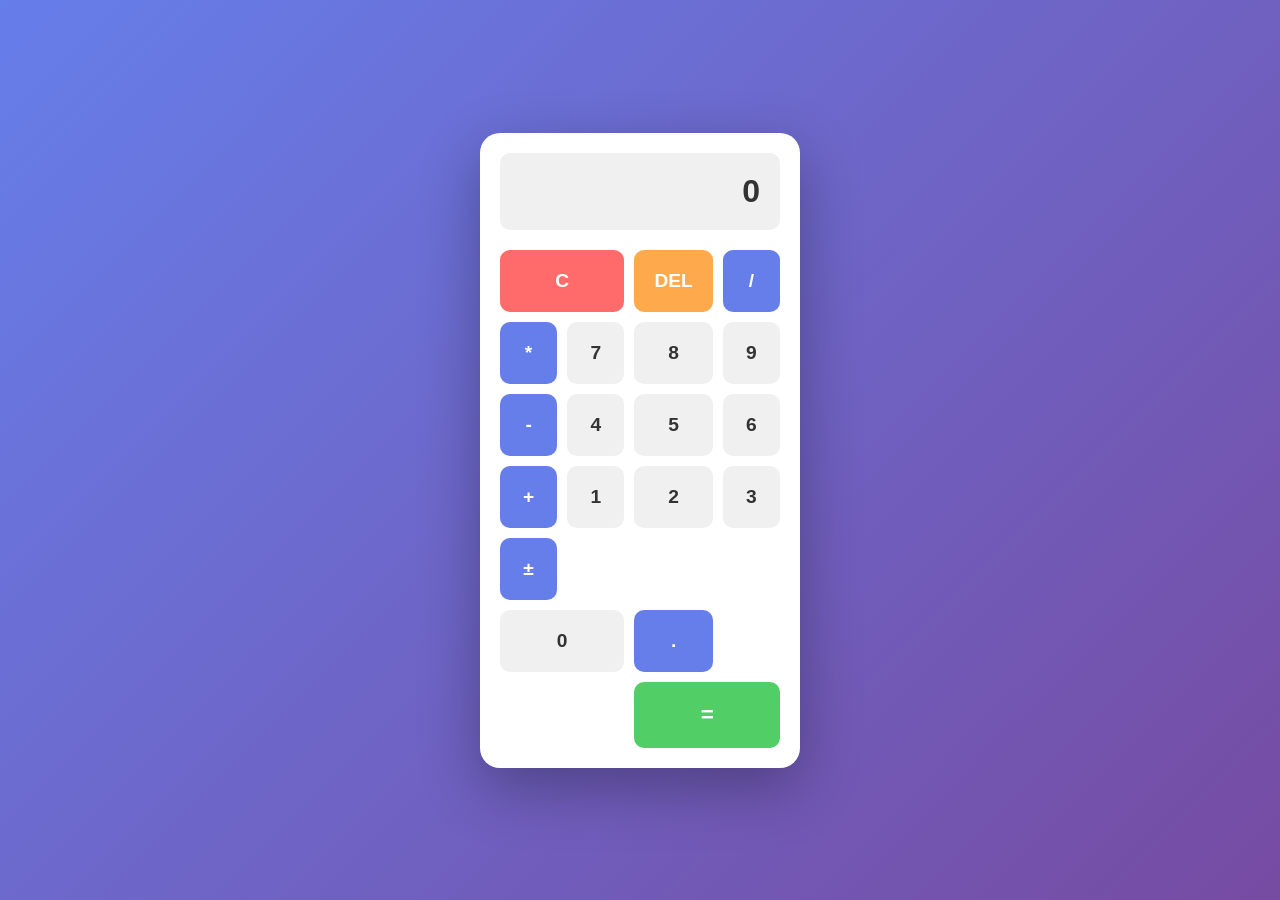
<file: index.html>
<!DOCTYPE html>
<html lang="en">
<head>
    <meta charset="UTF-8">
    <meta name="viewport" content="width=device-width, initial-scale=1.0">
    <title>Simple Calculator</title>
    <link rel="stylesheet" href="style.css">
</head>
<body>
    <div class="calculator">
        <div class="display">
            <input type="text" id="display" readonly>
        </div>
        <div class="buttons">
            <button onclick="clearDisplay()" class="btn clear">C</button>
            <button onclick="deleteLast()" class="btn delete">DEL</button>
            <button onclick="appendOperator('/')" class="btn operator">/</button>
            <button onclick="appendOperator('*')" class="btn operator">*</button>

            <button onclick="appendNumber('7')" class="btn number">7</button>
            <button onclick="appendNumber('8')" class="btn number">8</button>
            <button onclick="appendNumber('9')" class="btn number">9</button>
            <button onclick="appendOperator('-')" class="btn operator">-</button>

            <button onclick="appendNumber('4')" class="btn number">4</button>
            <button onclick="appendNumber('5')" class="btn number">5</button>
            <button onclick="appendNumber('6')" class="btn number">6</button>
            <button onclick="appendOperator('+')" class="btn operator">+</button>

            <button onclick="appendNumber('1')" class="btn number">1</button>
            <button onclick="appendNumber('2')" class="btn number">2</button>
            <button onclick="appendNumber('3')" class="btn number">3</button>
            <button onclick="toggleSign()" class="btn operator">±</button>

            <button onclick="appendNumber('0')" class="btn number zero">0</button>
            <button onclick="appendNumber('.')" class="btn operator">.</button>
            <button onclick="calculate()" class="btn equals">=</button>
        </div>
    </div>

    <script src="script.js"></script>
</body>
</html>
</file>
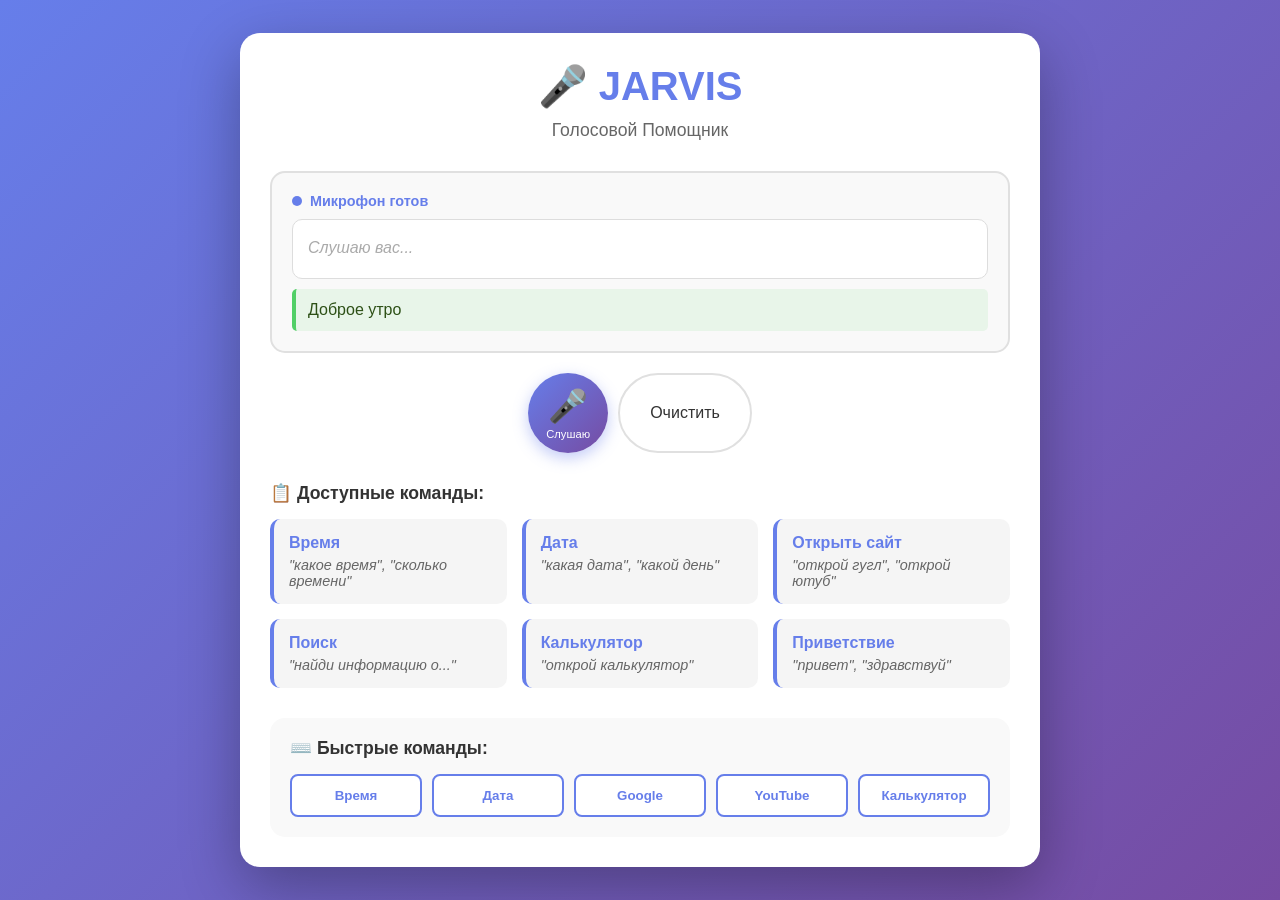
<file: voice-assistant.html>
<!DOCTYPE html>
<html lang="ru">
<head>
    <meta charset="UTF-8">
    <meta name="viewport" content="width=device-width, initial-scale=1.0">
    <title>Голосовой Помощник JARVIS</title>
    <link rel="stylesheet" href="voice-assistant-style.css">
</head>
<body>
    <div class="container">
        <div class="assistant">
            <div class="header">
                <div class="jarvis-animation">
                    <div class="wave wave1"></div>
                    <div class="wave wave2"></div>
                    <div class="wave wave3"></div>
                    <div class="wave wave4"></div>
                </div>
                <h1>🎤 JARVIS</h1>
                <p>Голосовой Помощник</p>
            </div>

            <div class="display-area">
                <div class="status" id="status">Инициализация...</div>
                <div class="transcript" id="transcript">
                    <p class="placeholder">Слушаю вас...</p>
                </div>
                <div class="response" id="response"></div>
            </div>

            <div class="controls">
                <button id="micButton" class="mic-button" onclick="toggleListening()">
                    <span class="mic-icon">🎤</span>
                    <span class="mic-text">Слушаю</span>
                </button>
                <button class="clear-button" onclick="clearDisplay()">Очистить</button>
            </div>

            <div class="commands-section">
                <h3>📋 Доступные команды:</h3>
                <div class="commands-grid">
                    <div class="command-item">
                        <strong>Время</strong>
                        <p>"какое время", "сколько времени"</p>
                    </div>
                    <div class="command-item">
                        <strong>Дата</strong>
                        <p>"какая дата", "какой день"</p>
                    </div>
                    <div class="command-item">
                        <strong>Открыть сайт</strong>
                        <p>"открой гугл", "открой ютуб"</p>
                    </div>
                    <div class="command-item">
                        <strong>Поиск</strong>
                        <p>"найди информацию о..."</p>
                    </div>
                    <div class="command-item">
                        <strong>Калькулятор</strong>
                        <p>"открой калькулятор"</p>
                    </div>
                    <div class="command-item">
                        <strong>Приветствие</strong>
                        <p>"привет", "здравствуй"</p>
                    </div>
                </div>
            </div>

            <div class="shortcuts">
                <h3>⌨️ Быстрые команды:</h3>
                <div class="shortcuts-grid">
                    <button onclick="executeCommand('время')">Время</button>
                    <button onclick="executeCommand('дата')">Дата</button>
                    <button onclick="executeCommand('открой гугл')">Google</button>
                    <button onclick="executeCommand('открой ютуб')">YouTube</button>
                    <button onclick="executeCommand('открой калькулятор')">Калькулятор</button>
                </div>
            </div>
        </div>
    </div>

    <script src="voice-assistant-script.js"></script>
</body>
</html>
</file>
<file: style.css>
* {
    margin: 0;
    padding: 0;
    box-sizing: border-box;
}

body {
    display: flex;
    justify-content: center;
    align-items: center;
    min-height: 100vh;
    background: linear-gradient(135deg, #667eea 0%, #764ba2 100%);
    font-family: 'Segoe UI', Tahoma, Geneva, Verdana, sans-serif;
}

.calculator {
    background: #ffffff;
    border-radius: 20px;
    box-shadow: 0 20px 60px rgba(0, 0, 0, 0.3);
    padding: 20px;
    width: 320px;
}

.display {
    margin-bottom: 20px;
}

#display {
    width: 100%;
    padding: 20px;
    font-size: 2rem;
    text-align: right;
    border: none;
    border-radius: 10px;
    background: #f0f0f0;
    color: #333;
    font-weight: bold;
    word-wrap: break-word;
    word-break: break-all;
}

.buttons {
    display: grid;
    grid-template-columns: repeat(4, 1fr);
    gap: 10px;
}

.btn {
    padding: 20px;
    font-size: 1.2rem;
    border: none;
    border-radius: 10px;
    cursor: pointer;
    font-weight: bold;
    transition: all 0.2s ease;
}

.btn:hover {
    transform: translateY(-2px);
    box-shadow: 0 5px 15px rgba(0, 0, 0, 0.2);
}

.btn:active {
    transform: translateY(0);
}

.number {
    background: #f0f0f0;
    color: #333;
}

.number:hover {
    background: #e0e0e0;
}

.operator {
    background: #667eea;
    color: white;
}

.operator:hover {
    background: #5568d3;
}

.clear {
    background: #ff6b6b;
    color: white;
    grid-column: 1 / 3;
}

.clear:hover {
    background: #ee5a52;
}

.delete {
    background: #ffa94d;
    color: white;
}

.delete:hover {
    background: #ff922b;
}

.equals {
    background: #51cf66;
    color: white;
    grid-column: 3 / 5;
    font-size: 1.4rem;
}

.equals:hover {
    background: #40c057;
}

.zero {
    grid-column: 1 / 3;
}
</file>
<file: voice-assistant-style.css>
* {
    margin: 0;
    padding: 0;
    box-sizing: border-box;
}

body {
    font-family: 'Segoe UI', Tahoma, Geneva, Verdana, sans-serif;
    background: linear-gradient(135deg, #667eea 0%, #764ba2 100%);
    min-height: 100vh;
    display: flex;
    justify-content: center;
    align-items: center;
    padding: 20px;
}

.container {
    width: 100%;
    max-width: 800px;
}

.assistant {
    background: white;
    border-radius: 20px;
    box-shadow: 0 20px 60px rgba(0, 0, 0, 0.3);
    padding: 30px;
    animation: slideIn 0.5s ease;
}

@keyframes slideIn {
    from {
        opacity: 0;
        transform: translateY(20px);
    }
    to {
        opacity: 1;
        transform: translateY(0);
    }
}

.header {
    text-align: center;
    margin-bottom: 30px;
}

.header h1 {
    font-size: 2.5rem;
    color: #667eea;
    margin-bottom: 10px;
}

.header p {
    color: #666;
    font-size: 1.1rem;
}

.display-area {
    background: #f9f9f9;
    border: 2px solid #e0e0e0;
    border-radius: 15px;
    padding: 20px;
    margin-bottom: 20px;
    min-height: 150px;
}

.status {
    font-size: 0.9rem;
    color: #667eea;
    font-weight: bold;
    margin-bottom: 10px;
    display: flex;
    align-items: center;
    gap: 8px;
}

.status::before {
    content: '';
    width: 10px;
    height: 10px;
    background: #667eea;
    border-radius: 50%;
    animation: pulse 1.5s infinite;
}

@keyframes pulse {
    0%, 100% {
        opacity: 1;
    }
    50% {
        opacity: 0.5;
    }
}

.transcript {
    background: white;
    border: 1px solid #ddd;
    border-radius: 10px;
    padding: 15px;
    margin-bottom: 10px;
    min-height: 60px;
    max-height: 100px;
    overflow-y: auto;
    color: #333;
    line-height: 1.6;
}

.placeholder {
    color: #aaa;
    font-style: italic;
}

.response {
    background: #e8f5e9;
    border-left: 4px solid #51cf66;
    border-radius: 5px;
    padding: 12px;
    min-height: 30px;
    color: #2d5016;
    display: none;
}

.response.active {
    display: block;
    animation: fadeIn 0.3s ease;
}

@keyframes fadeIn {
    from {
        opacity: 0;
    }
    to {
        opacity: 1;
    }
}

.controls {
    display: flex;
    gap: 10px;
    justify-content: center;
    margin-bottom: 30px;
}

.mic-button {
    width: 80px;
    height: 80px;
    border-radius: 50%;
    border: none;
    background: linear-gradient(135deg, #667eea 0%, #764ba2 100%);
    color: white;
    font-size: 2rem;
    cursor: pointer;
    display: flex;
    flex-direction: column;
    align-items: center;
    justify-content: center;
    transition: all 0.3s ease;
    box-shadow: 0 5px 15px rgba(102, 126, 234, 0.4);
}

.mic-button:hover {
    transform: scale(1.1);
    box-shadow: 0 8px 20px rgba(102, 126, 234, 0.6);
}

.mic-button:active {
    transform: scale(0.95);
}

.mic-button.listening {
    background: linear-gradient(135deg, #ff6b6b 0%, #ee5a52 100%);
    animation: pulse-button 1s infinite;
}

@keyframes pulse-button {
    0%, 100% {
        box-shadow: 0 5px 15px rgba(255, 107, 107, 0.4);
    }
    50% {
        box-shadow: 0 5px 25px rgba(255, 107, 107, 0.8);
    }
}

.mic-icon {
    font-size: 2rem;
}

.mic-text {
    font-size: 0.7rem;
    margin-top: 3px;
}

.clear-button {
    padding: 15px 30px;
    border: 2px solid #e0e0e0;
    background: white;
    color: #333;
    border-radius: 50px;
    cursor: pointer;
    font-size: 1rem;
    transition: all 0.3s ease;
}

.clear-button:hover {
    background: #f0f0f0;
    border-color: #667eea;
}

.commands-section {
    margin-bottom: 30px;
}

.commands-section h3 {
    color: #333;
    margin-bottom: 15px;
    font-size: 1.1rem;
}

.commands-grid {
    display: grid;
    grid-template-columns: repeat(auto-fit, minmax(200px, 1fr));
    gap: 15px;
}

.command-item {
    background: #f5f5f5;
    padding: 15px;
    border-radius: 10px;
    border-left: 4px solid #667eea;
}

.command-item strong {
    color: #667eea;
    display: block;
    margin-bottom: 5px;
}

.command-item p {
    color: #666;
    font-size: 0.9rem;
    font-style: italic;
}

.shortcuts {
    background: #f9f9f9;
    padding: 20px;
    border-radius: 15px;
}

.shortcuts h3 {
    color: #333;
    margin-bottom: 15px;
    font-size: 1.1rem;
}

.shortcuts-grid {
    display: grid;
    grid-template-columns: repeat(auto-fit, minmax(120px, 1fr));
    gap: 10px;
}

.shortcuts-grid button {
    padding: 12px;
    background: white;
    border: 2px solid #667eea;
    color: #667eea;
    border-radius: 8px;
    cursor: pointer;
    font-weight: bold;
    transition: all 0.3s ease;
}

.shortcuts-grid button:hover {
    background: #667eea;
    color: white;
    transform: translateY(-2px);
}

@media (max-width: 600px) {
    .assistant {
        padding: 20px;
    }

    .header h1 {
        font-size: 2rem;
    }

    .mic-button {
        width: 70px;
        height: 70px;
        font-size: 1.5rem;
    }

    .commands-grid {
        grid-template-columns: 1fr;
    }
}
</file>
